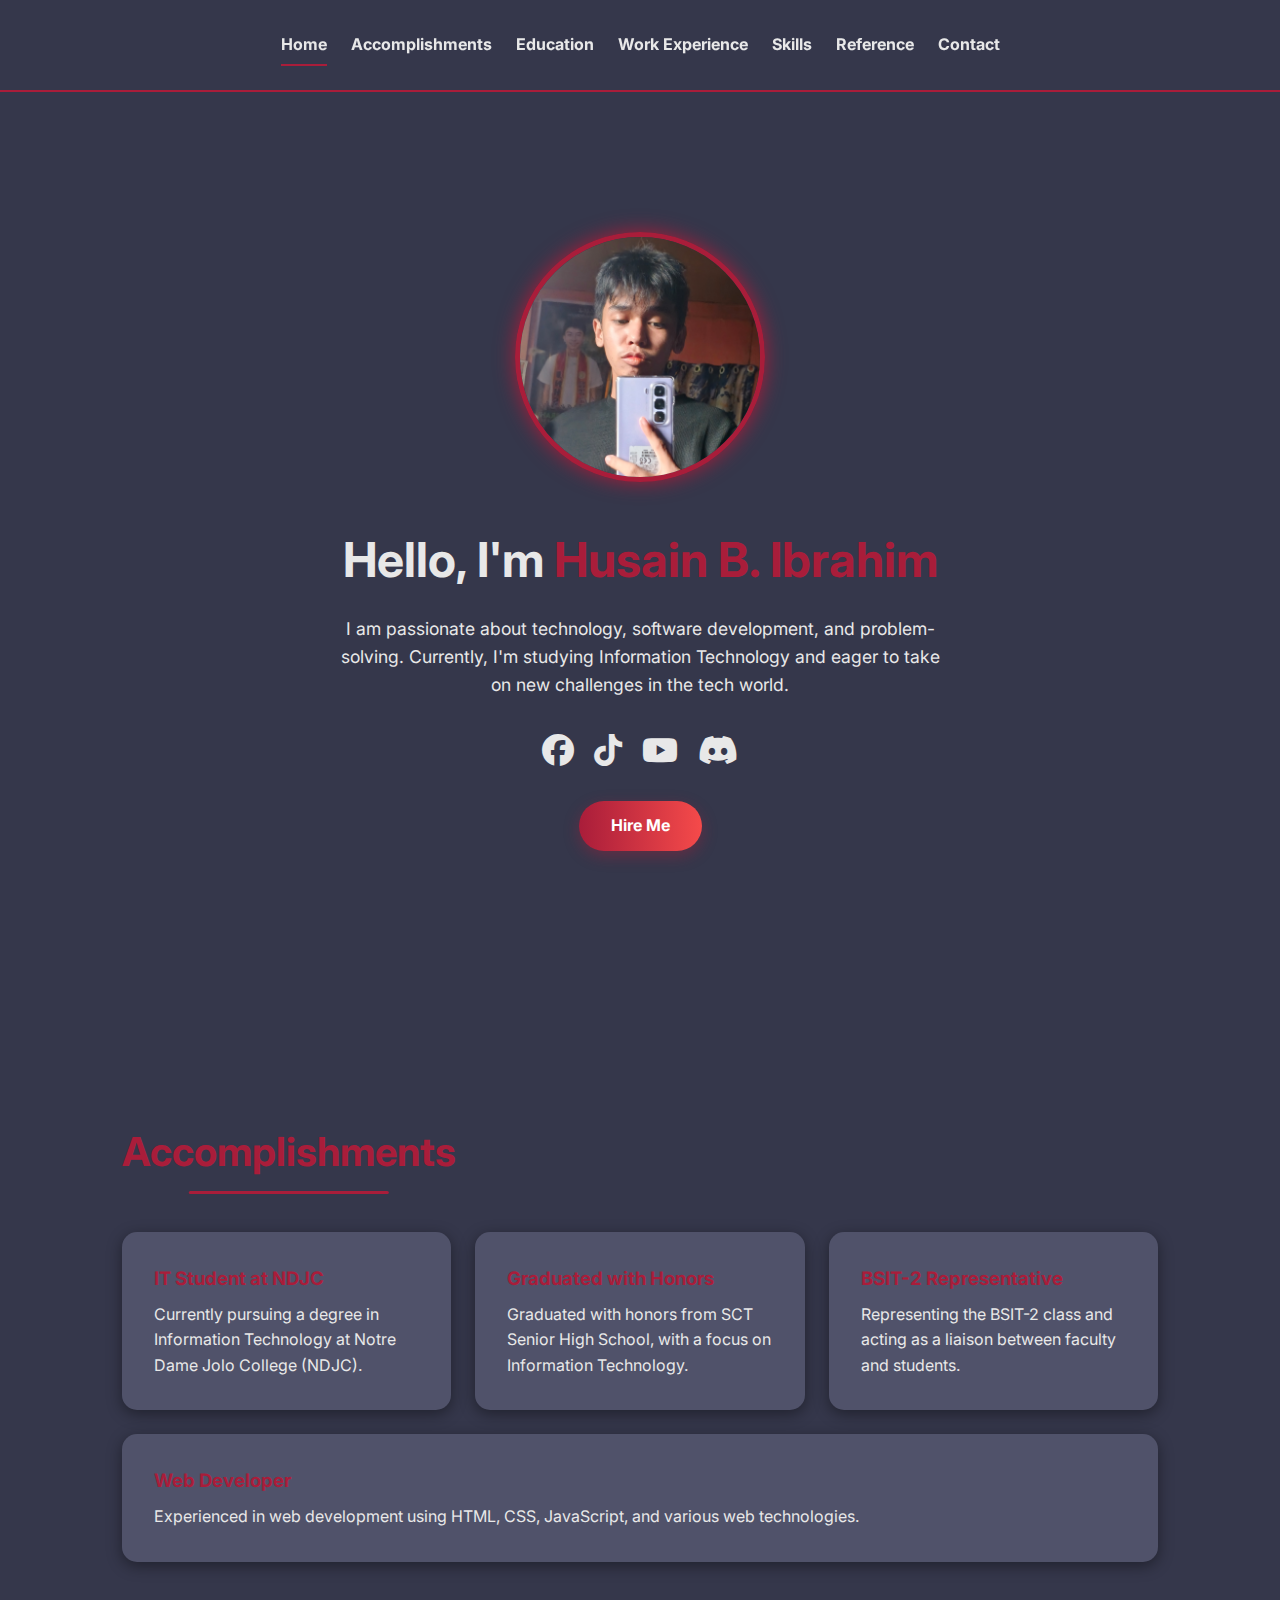
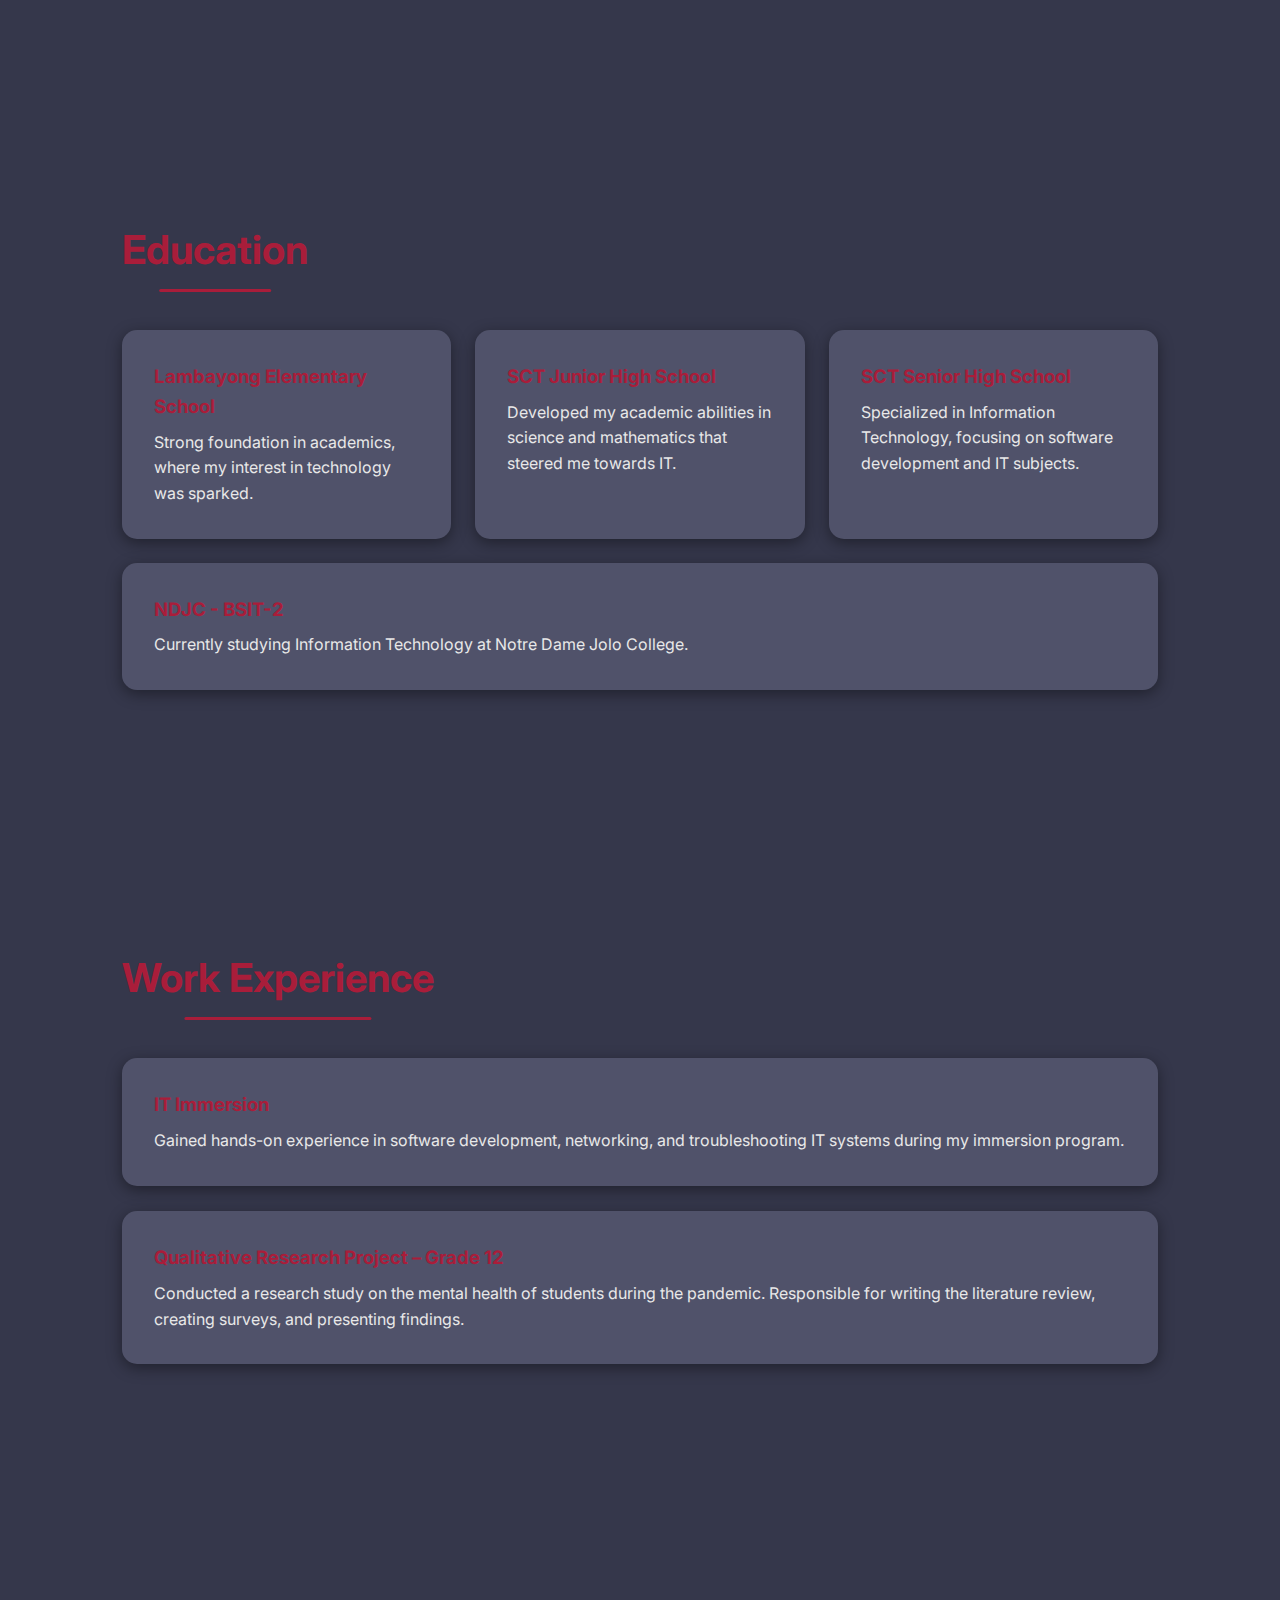
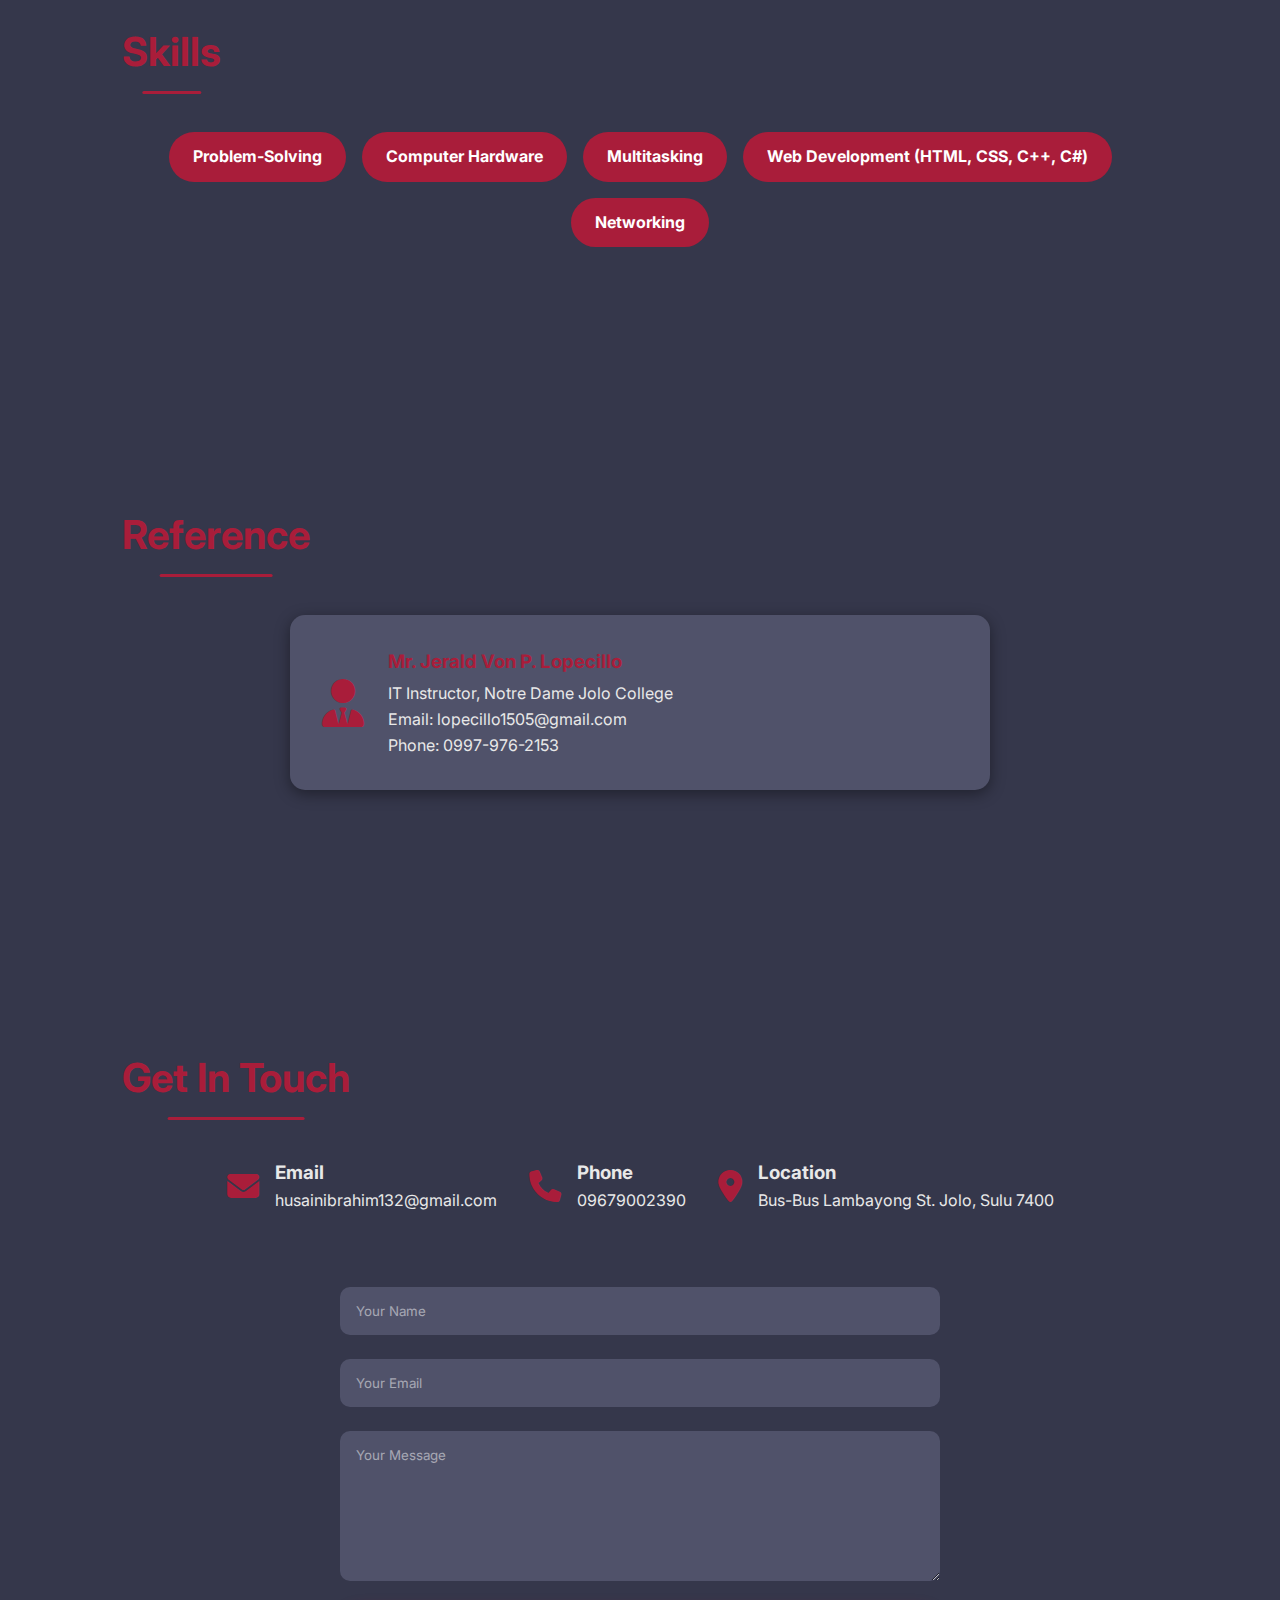
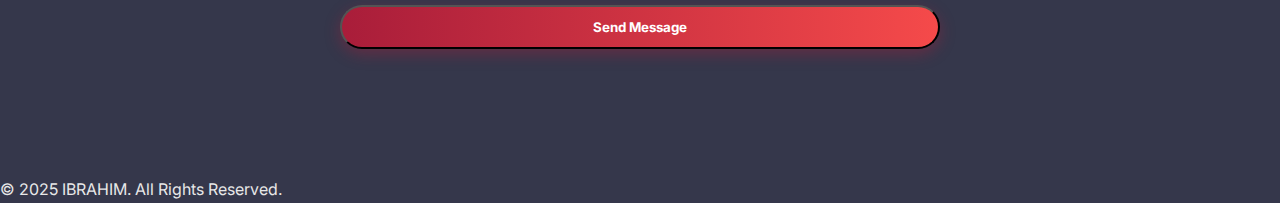
<file: index.html>
<!DOCTYPE html>
<html lang="en">

<head>
    <meta charset="UTF-8">
    <meta name="viewport" content="width=device-width, initial-scale=1.0">
    <link rel="stylesheet" href="https://cdnjs.cloudflare.com/ajax/libs/font-awesome/6.5.2/css/all.min.css">
    <link rel="stylesheet" href="style.css">
    <title>Husain B. Ibrahim - Portfolio</title>
</head>

<body>
    <header>
        <div class="container">
            
            <nav>
                <a href="#" class="active">Home</a>
                <a href="#accomplishments">Accomplishments</a>
                <a href="#education">Education</a>
                <a href="#work-experience">Work Experience</a>
                <a href="#skills">Skills</a>
                <a href="#reference">Reference</a>
                <a href="#contact">Contact</a>
            </nav>
        </div>
    </header>

    <section class="home">
        <div class="container">
            <div class="home-img">
                <img src="PP.jpg" alt="Husain B. Ibrahim">
            </div>
            <div class="home-content">
                <h1>Hello, I'm <span>Husain B. Ibrahim</span></h1>
                <p>I am passionate about technology, software development, and problem-solving. Currently, I'm studying Information Technology and eager to take on new challenges in the tech world.</p>
                <div class="social-icons"><br>
                    <a href="https://www.facebook.com/ibrahim.husain.904023" target="_blank"><i class="fa-brands fa-facebook"></i></a>
                    <a href="https://www.tiktok.com/@sai.sai0202" target="_blank"><i class="fa-brands fa-tiktok"></i></a>
                    <a href="https://www.youtube.com/@YukioTakashi" target="_blank"><i class="fa-brands fa-youtube"></i></a>
                    <a href="https://www.discord.com/saitakashi@gmail.com" target="_blank"><i class="fa-brands fa-discord"></i></a>
                </div>
                <br><a href="" class="btn">Hire Me</a>
            </div>
        </div>
    </section>

    <section id="accomplishments" class="accomplishments">
        <div class="container">
            <h2>Accomplishments</h2>
            <div class="accomplishment-list">
                <div class="accomplishment-item">
                    <h3>IT Student at NDJC</h3>
                    <p>Currently pursuing a degree in Information Technology at Notre Dame Jolo College (NDJC).</p>
                </div>
                <div class="accomplishment-item">
                    <h3>Graduated with Honors</h3>
                    <p>Graduated with honors from SCT Senior High School, with a focus on Information Technology.</p>
                </div>
                <div class="accomplishment-item">
                    <h3>BSIT-2 Representative</h3>
                    <p>Representing the BSIT-2 class and acting as a liaison between faculty and students.</p>
                </div>
                <div class="accomplishment-item">
                    <h3>Web Developer</h3>
                    <p>Experienced in web development using HTML, CSS, JavaScript, and various web technologies.</p>
                </div>
            </div>
        </div>
    </section>

    <section id="education" class="education">
        <div class="container">
            <h2>Education</h2>
            <div class="education-list">
                <div class="education-item">
                    <h3>Lambayong Elementary School</h3>
                    <p>Strong foundation in academics, where my interest in technology was sparked.</p>
                </div>
                <div class="education-item">
                    <h3>SCT Junior High School</h3>
                    <p>Developed my academic abilities in science and mathematics that steered me towards IT.</p>
                </div>
                <div class="education-item">
                    <h3>SCT Senior High School</h3>
                    <p>Specialized in Information Technology, focusing on software development and IT subjects.</p>
                </div>
                <div class="education-item">
                    <h3>NDJC - BSIT-2</h3>
                    <p>Currently studying Information Technology at Notre Dame Jolo College.</p>
                </div>
            </div>
        </div>
    </section>

    <section id="work-experience" class="work-experience">
        <div class="container">
            <h2>Work Experience</h2>
            <div class="work-experience-item">
                <h3>IT Immersion</h3>
                <p>Gained hands-on experience in software development, networking, and troubleshooting IT systems during my immersion program.</p>
            </div>
            <br><div class="work-experience-item">
                <h3>Qualitative Research Project – Grade 12</h3>
                <p>Conducted a research study on the mental health of students during the pandemic. Responsible for writing the literature review, creating surveys, and presenting findings.</p>
            </div>

        </div>
    </section>

    <section id="skills" class="skills">
        <div class="container">
            <h2>Skills</h2>
            <div class="skills-list">
                <ul>
                    <li>Problem-Solving</li>
                    <li>Computer Hardware</li>
                    <li>Multitasking</li>
                    <li>Web Development (HTML, CSS, C++, C#)</li>
                    <li>Networking</li>
                </ul>
            </div>
        </div>
    </section>

    <section id="reference" class="reference">
    <div class="container">
        <h2>Reference</h2>
        <div class="reference-item">
            <i class="fas fa-user-tie"></i>
            <div>
                <h3>Mr. Jerald Von P. Lopecillo</h3>
                <p>IT Instructor, Notre Dame Jolo College</p>
                <p>Email: lopecillo1505@gmail.com</p>
                <p>Phone: 0997-976-2153</p>
            </div>
        </div>
    </div>
</section>


    <section id="contact" class="contact">
        <div class="container">
            <h2>Get In Touch</h2>
            <div class="contact-info">
                <div class="contact-item">
                    <i class="fas fa-envelope"></i>
                    <div>
                        <h3>Email</h3>
                        <p>husainibrahim132@gmail.com</p>
                    </div>
                </div>
                <div class="contact-item">
                    <i class="fas fa-phone"></i>
                    <div>
                        <h3>Phone</h3>
                        <p>09679002390</p>
                    </div>
                </div>
                <div class="contact-item">
                    <i class="fas fa-map-marker-alt"></i>
                    <div>
                        <h3>Location</h3>
                        <p>Bus-Bus Lambayong St. Jolo, Sulu 7400</p>
                    </div>
                </div>
            </div>
            <br><form class="contact-form">
                <input type="text" placeholder="Your Name" required>
                <input type="email" placeholder="Your Email" required>
                <textarea placeholder="Your Message" required></textarea>
                <button type="submit" class="btn">Send Message</button>
            </form>
        </div>
    </section>
    </div>
            <p>&copy; 2025 IBRAHIM. All Rights Reserved.</p>
        </div>

</body>

</html>
</file>
<file: style.css>
/* Import Google Font */
@import url('https://fonts.googleapis.com/css2?family=Inter:wght@300;400;700&display=swap');

:root {
    --primary-color: #A91D3A; /* A vibrant red/maroon for accents */
    --secondary-color: #35374B; /* A darker shade for backgrounds */
    --text-color: #E8E8E8; /* Light gray for main text */
    --light-bg: #50526a; /* A lighter shade for cards and sections */
    --shadow-color: rgba(0, 0, 0, 0.4);
}

* {
    margin: 0;
    padding: 0;
    box-sizing: border-box;
    font-family: 'Inter', sans-serif;
}

body {
    background-color: var(--secondary-color);
    color: var(--text-color);
    line-height: 1.6;
    scroll-behavior: smooth;
}

.container {
    max-width: 1100px;
    margin: 0 auto;
    padding: 0 2rem;
}

section {
    padding: 8rem 0;
    transition: background-color 0.3s ease;
}

/* --- Header & Navigation --- */
header {
    position: sticky;
    top: 0;
    z-index: 1000;
    background-color: rgba(53, 55, 75, 0.85);
    backdrop-filter: blur(5px);
    padding: 1.5rem 0;
    border-bottom: 2px solid var(--primary-color);
}

nav {
    display: flex;
    justify-content: center;
    gap: 1.5rem;
}

nav a {
    color: var(--text-color);
    text-decoration: none;
    font-weight: 700;
    position: relative;
    padding: 0.5rem 0;
    transition: color 0.3s ease;
}

nav a::after {
    content: '';
    position: absolute;
    width: 0;
    height: 2px;
    background-color: var(--primary-color);
    bottom: 0;
    left: 50%;
    transform: translateX(-50%);
    transition: width 0.3s ease;
}

nav a:hover::after,
nav a.active::after {
    width: 100%;
}

nav a:hover {
    color: var(--primary-color);
}

/* --- Home Section --- */
.home {
    background-color: var(--secondary-color);
    min-height: 100vh;
    display: flex;
    align-items: center;
    text-align: center;
}

.home .container {
    display: flex;
    flex-direction: column;
    align-items: center;
    text-align: center;
    gap: 2rem;
}

.home-img img {
    width: 250px;
    height: 250px;
    object-fit: cover;
    border-radius: 50%;
    border: 5px solid var(--primary-color);
    box-shadow: 0 0 20px var(--primary-color);
    transition: transform 0.3s ease;
}

.home-img img:hover {
    transform: scale(1.05);
}

.home-content h1 {
    font-size: 3rem;
    margin-bottom: 1rem;
}

.home-content h1 span {
    color: var(--primary-color);
}

.home-content p {
    font-size: 1.1rem;
    max-width: 600px;
    margin: 0 auto;
}

.social-icons a {
    color: var(--text-color);
    font-size: 2rem;
    margin: 0 0.5rem;
    transition: color 0.3s ease, transform 0.3s ease;
}

.social-icons a:hover {
    color: var(--primary-color);
    transform: scale(1.1);
}

.btn {
    display: inline-block;
    padding: 0.75rem 2rem;
    background: linear-gradient(90deg, #A91D3A, #F54A4A);
    color: white;
    text-decoration: none;
    font-weight: 700;
    border-radius: 50px;
    transition: transform 0.3s ease, box-shadow 0.3s ease;
    box-shadow: 0 5px 15px rgba(169, 29, 58, 0.4);
}

.btn:hover {
    transform: translateY(-3px);
    box-shadow: 0 8px 20px rgba(169, 29, 58, 0.6);
}

/* --- Section Titles & Lists --- */
h2 {
    text-align: center;
    font-size: 2.5rem;
    margin-bottom: 3rem;
    color: var(--primary-color);
    position: relative;
    display: inline-block;
}

h2::after {
    content: '';
    position: absolute;
    bottom: -10px;
    left: 50%;
    transform: translateX(-50%);
    width: 60%;
    height: 3px;
    background-color: var(--primary-color);
    border-radius: 5px;
}

.accomplishment-list, .education-list, .skills-list {
    display: flex;
    flex-wrap: wrap;
    gap: 1.5rem;
    justify-content: center;
}

.accomplishment-item, .education-item, .work-experience-item {
    background-color: var(--light-bg);
    padding: 2rem;
    border-radius: 15px;
    box-shadow: 0 4px 15px var(--shadow-color);
    transition: transform 0.3s ease, box-shadow 0.3s ease;
    flex: 1 1 250px;
}

.accomplishment-item:hover, .education-item:hover, .work-experience-item:hover {
    transform: translateY(-5px);
    box-shadow: 0 6px 20px rgba(0, 0, 0, 0.6);
}

.accomplishment-item h3, .education-item h3, .work-experience-item h3 {
    color: var(--primary-color);
    margin-bottom: 0.5rem;
}

/* --- Skills Section --- */
.skills ul {
    list-style: none;
    display: flex;
    flex-wrap: wrap;
    gap: 1rem;
    justify-content: center;
}

.skills li {
    background-color: var(--primary-color);
    color: white;
    padding: 0.75rem 1.5rem;
    border-radius: 50px;
    font-weight: 700;
    transition: transform 0.3s ease;
}

.skills li:hover {
    transform: scale(1.05);
}

/* --- Reference Section --- */
.reference-item {
    display: flex;
    align-items: center;
    gap: 1.5rem;
    background-color: var(--light-bg);
    padding: 2rem;
    border-radius: 15px;
    box-shadow: 0 4px 15px var(--shadow-color);
    max-width: 700px;
    margin: 0 auto;
    transition: transform 0.3s ease, box-shadow 0.3s ease;
}

.reference-item:hover {
    transform: translateY(-5px);
    box-shadow: 0 6px 20px rgba(0, 0, 0, 0.6);
}

.reference-item i {
    font-size: 3rem;
    color: var(--primary-color);
}

.reference-item h3 {
    margin-bottom: 0.25rem;
    color: var(--primary-color);
}


/* --- Contact Section --- */
.contact-info {
    display: flex;
    flex-wrap: wrap;
    gap: 2rem;
    justify-content: center;
    margin-bottom: 3rem;
}

.contact-item {
    display: flex;
    align-items: center;
    gap: 1rem;
}

.contact-item i {
    font-size: 2rem;
    color: var(--primary-color);
}

.contact-form {
    display: flex;
    flex-direction: column;
    gap: 1.5rem;
    max-width: 600px;
    margin: 0 auto;
}

.contact-form input,
.contact-form textarea {
    padding: 1rem;
    border-radius: 10px;
    border: none;
    background-color: var(--light-bg);
    color: var(--text-color);
    outline: none;
    transition: box-shadow 0.3s ease;
}

.contact-form input::placeholder,
.contact-form textarea::placeholder {
    color: rgba(255, 255, 255, 0.5);
}

.contact-form input:focus,
.contact-form textarea:focus {
    box-shadow: 0 0 0 2px var(--primary-color);
}

.contact-form textarea {
    resize: vertical;
    min-height: 150px;
}

/* --- Responsive Design --- */
@media (max-width: 768px) {
    .container {
        padding: 0 1rem;
    }

    section {
        padding: 4rem 0;
    }

    .home .container {
        flex-direction: column;
        gap: 2rem;
    }

    .home-content h1 {
        font-size: 2.5rem;
    }

    nav {
        flex-direction: column;
        text-align: center;
        gap: 0.5rem;
    }

    .accomplishment-list, .education-list {
        flex-direction: column;
    }
}
</file>
